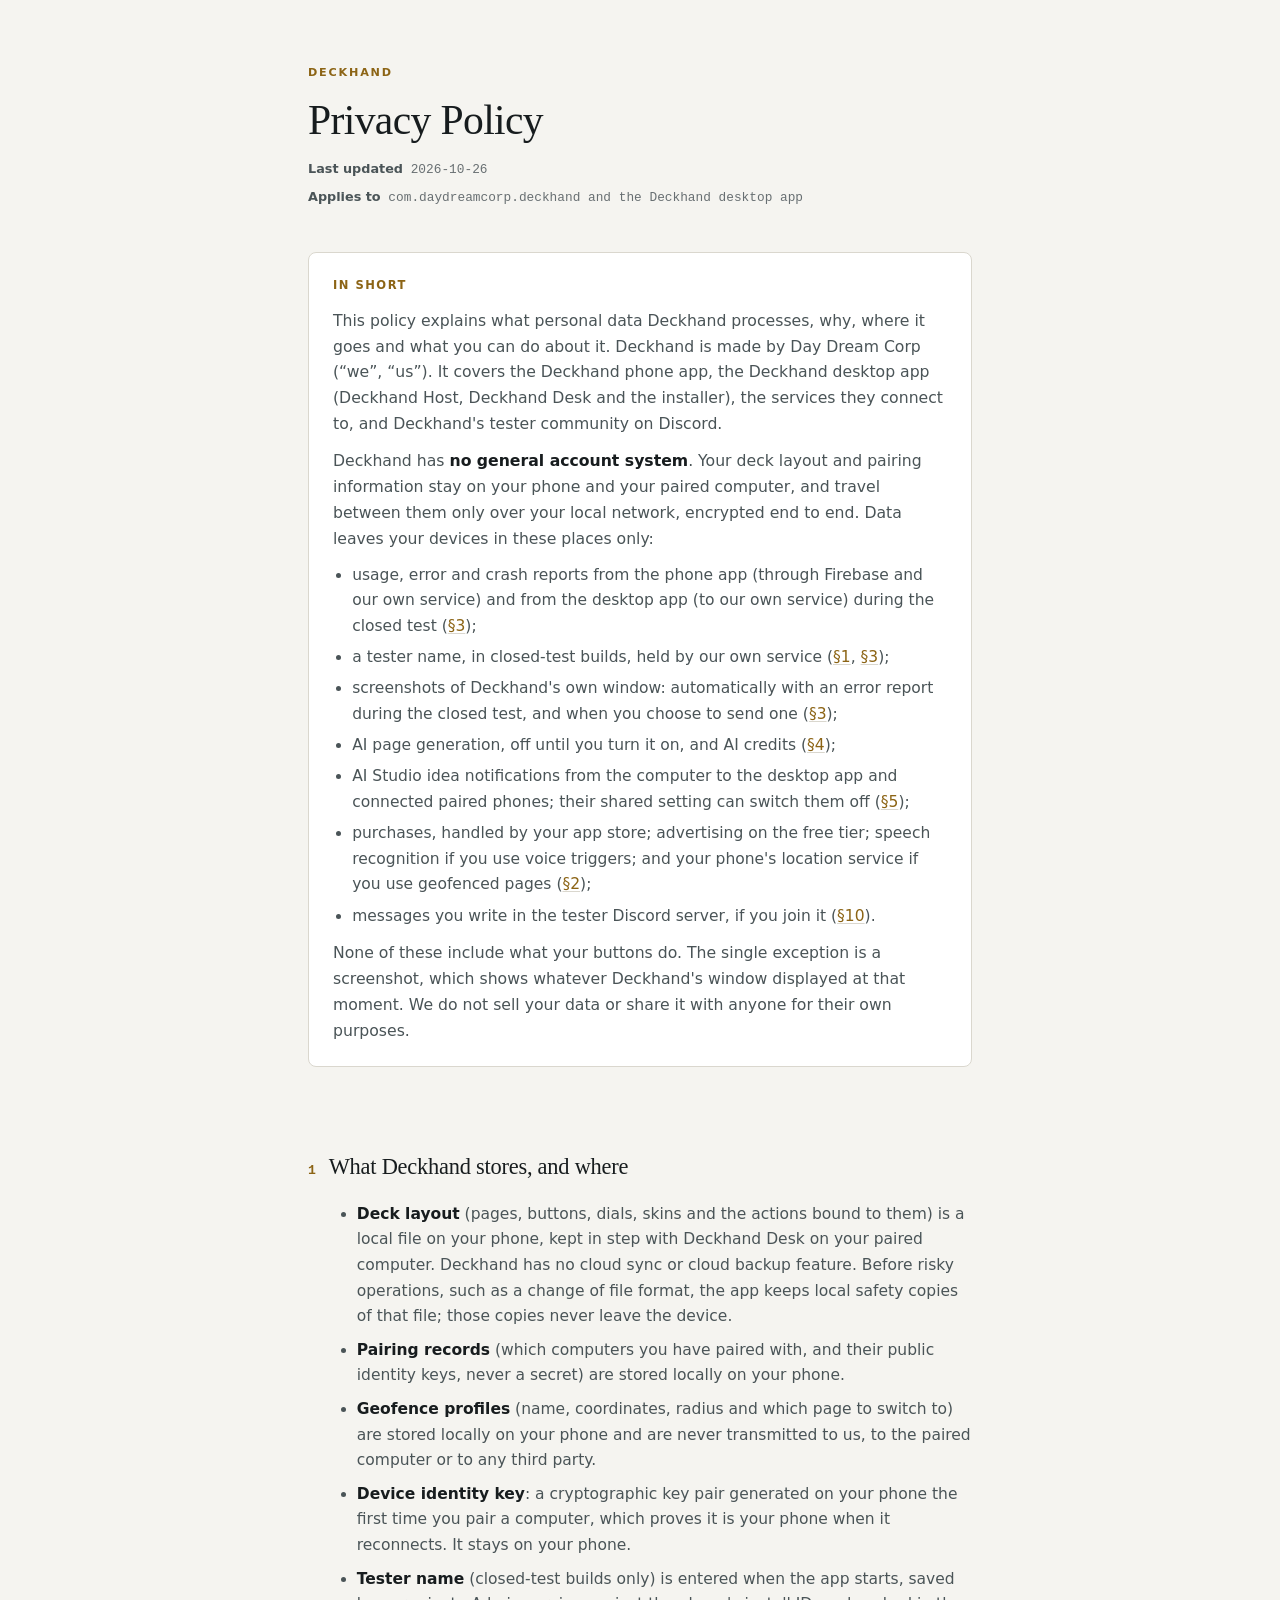
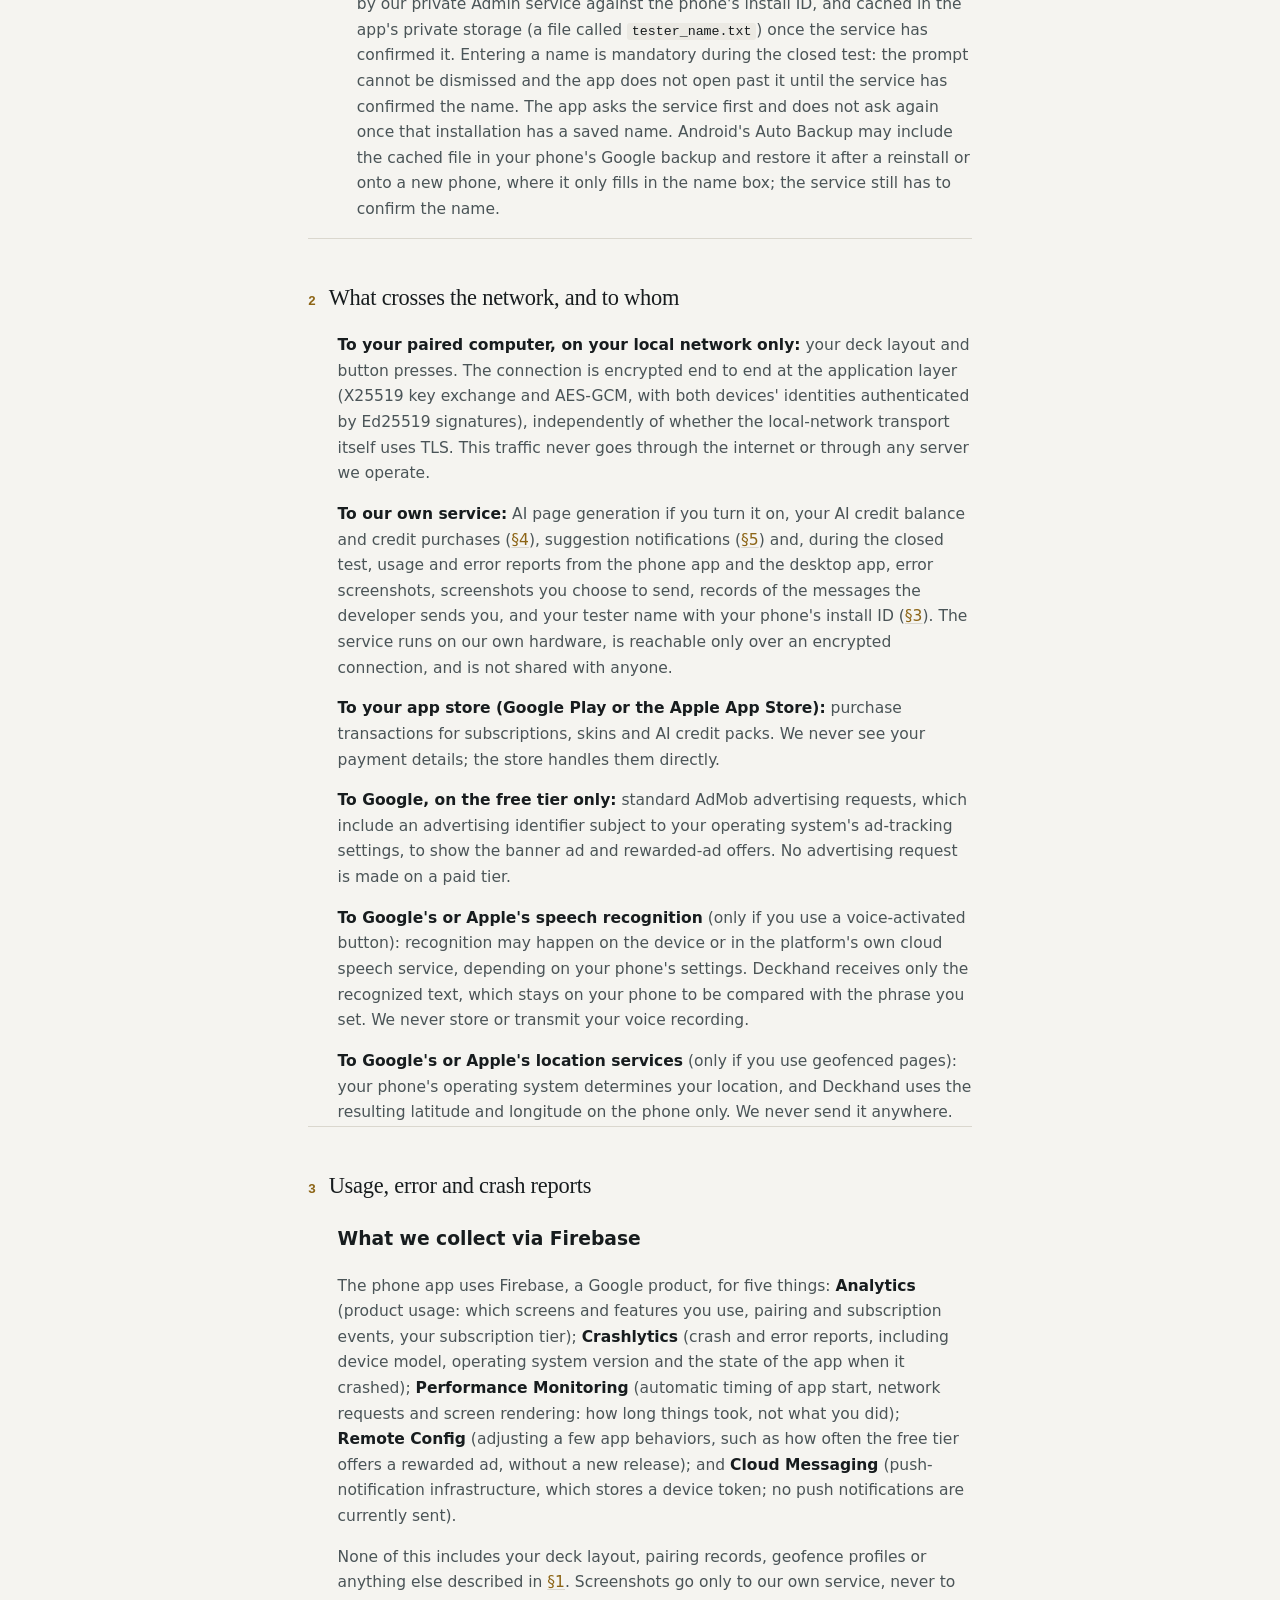
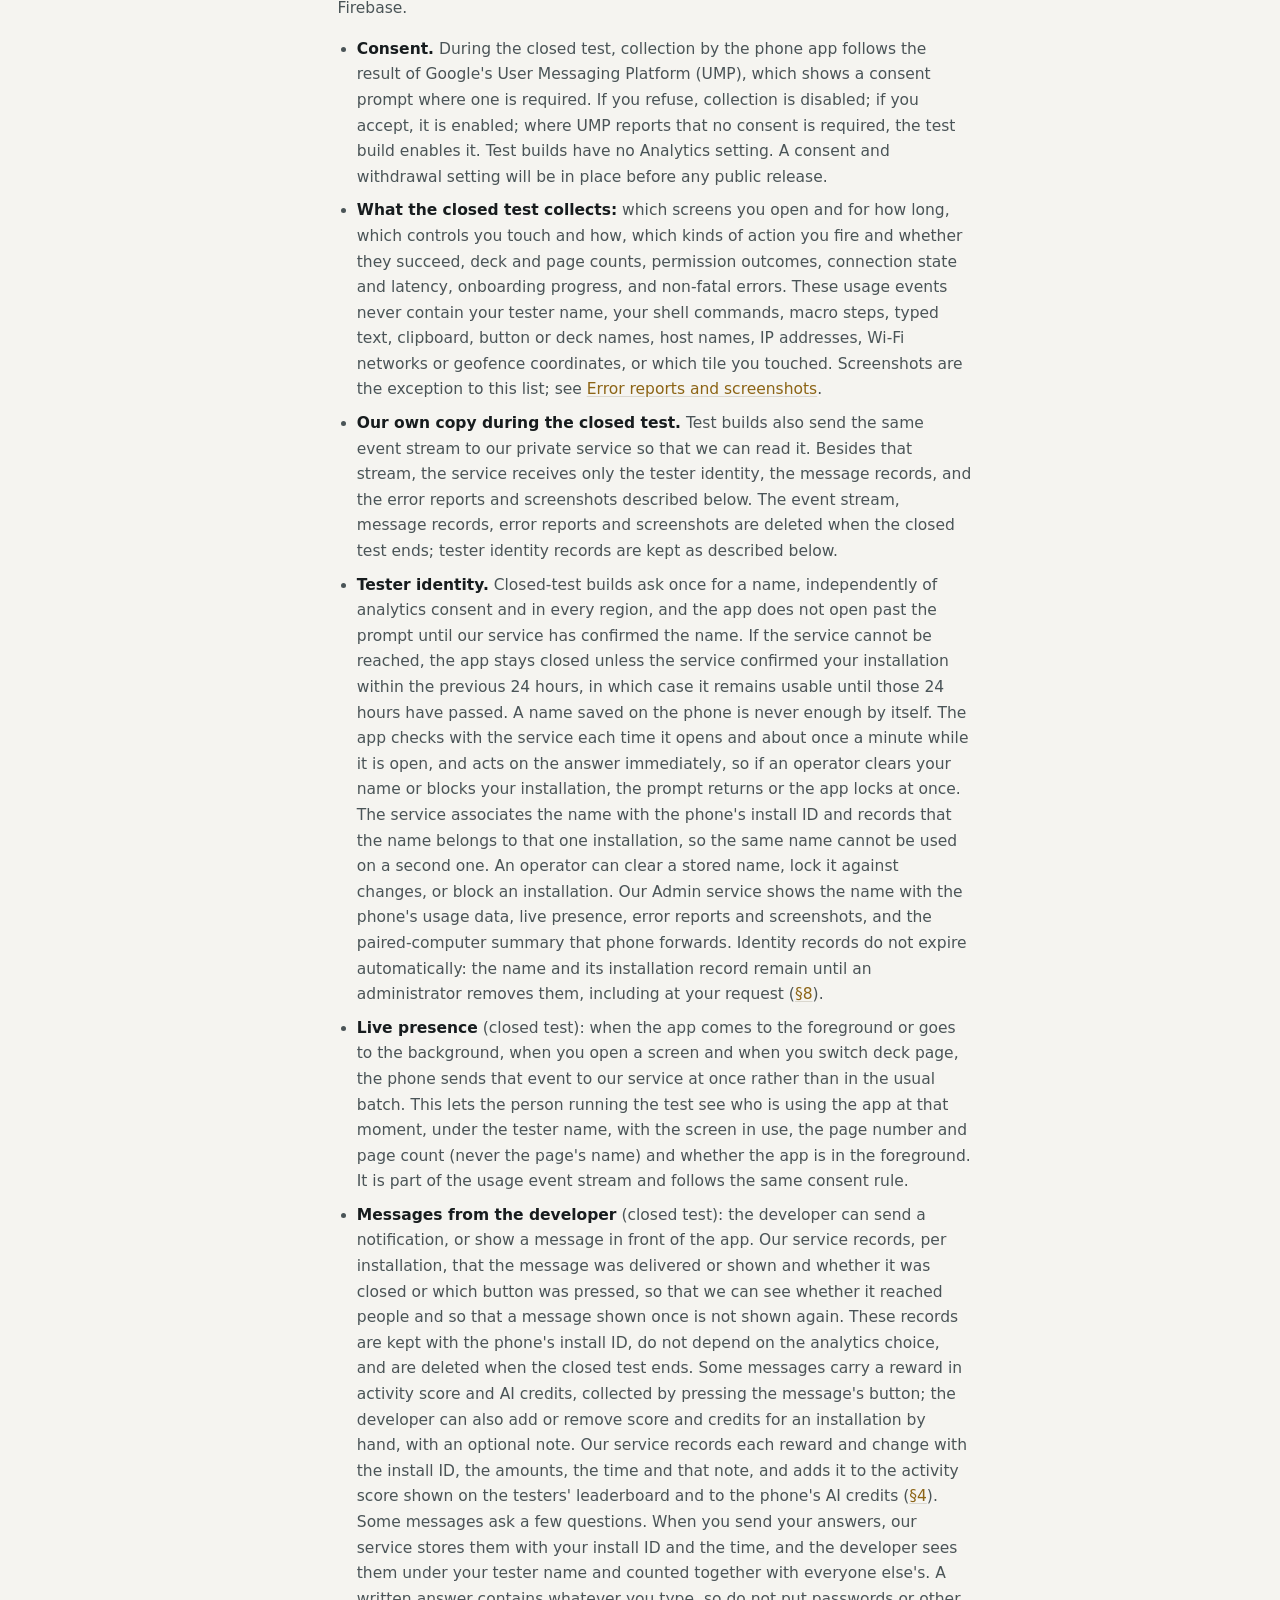
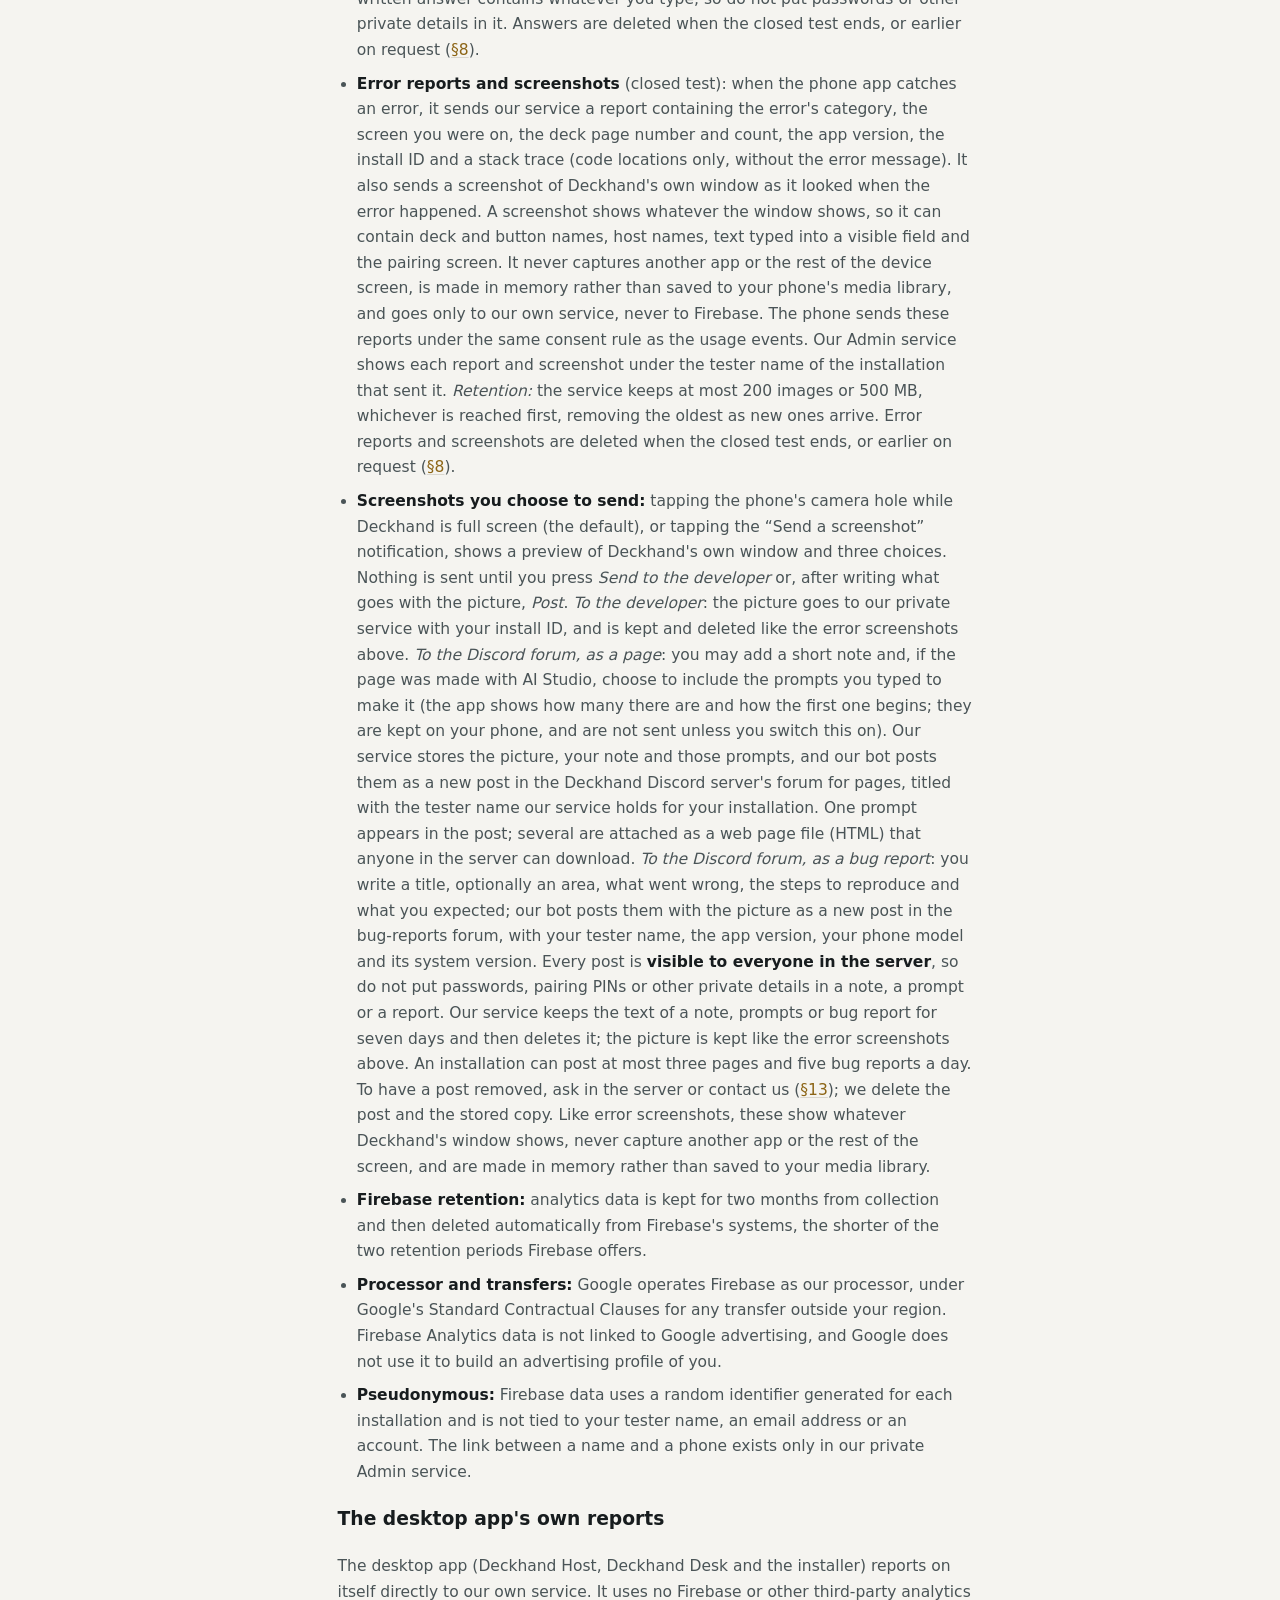
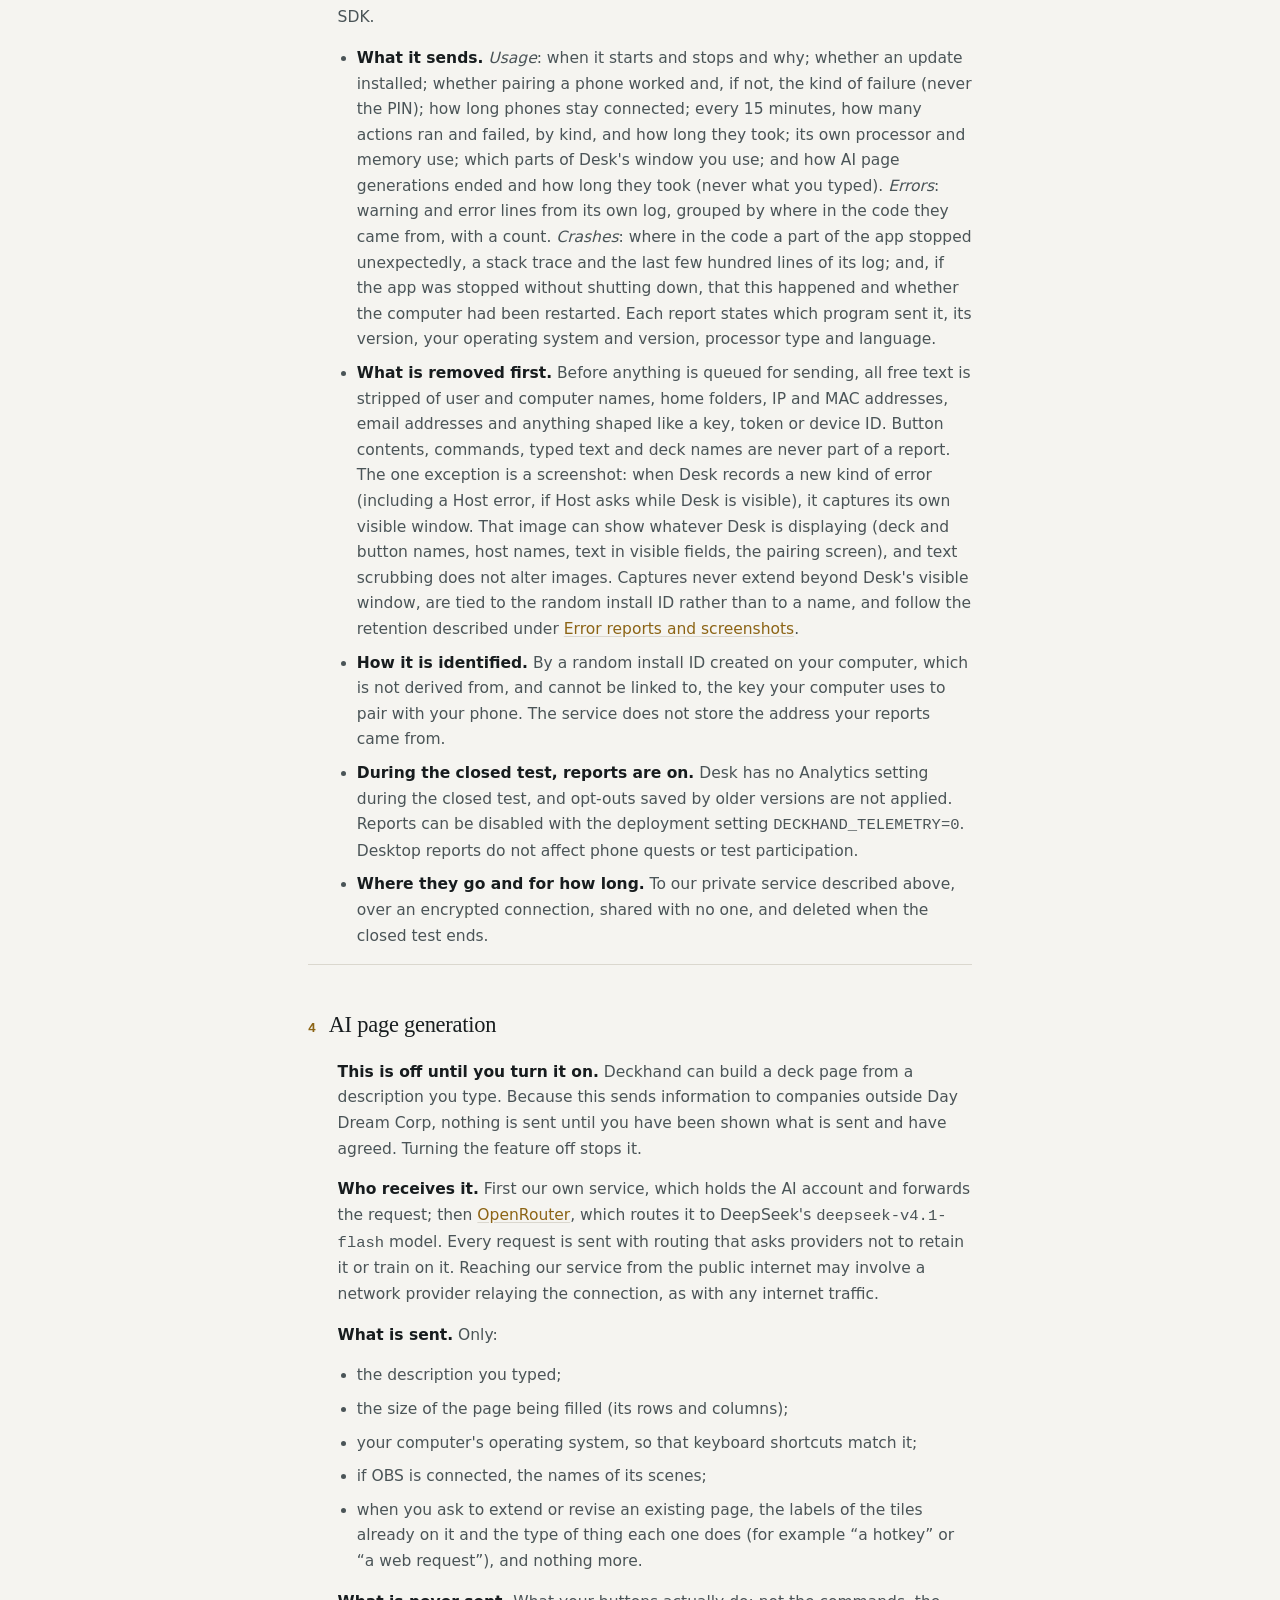
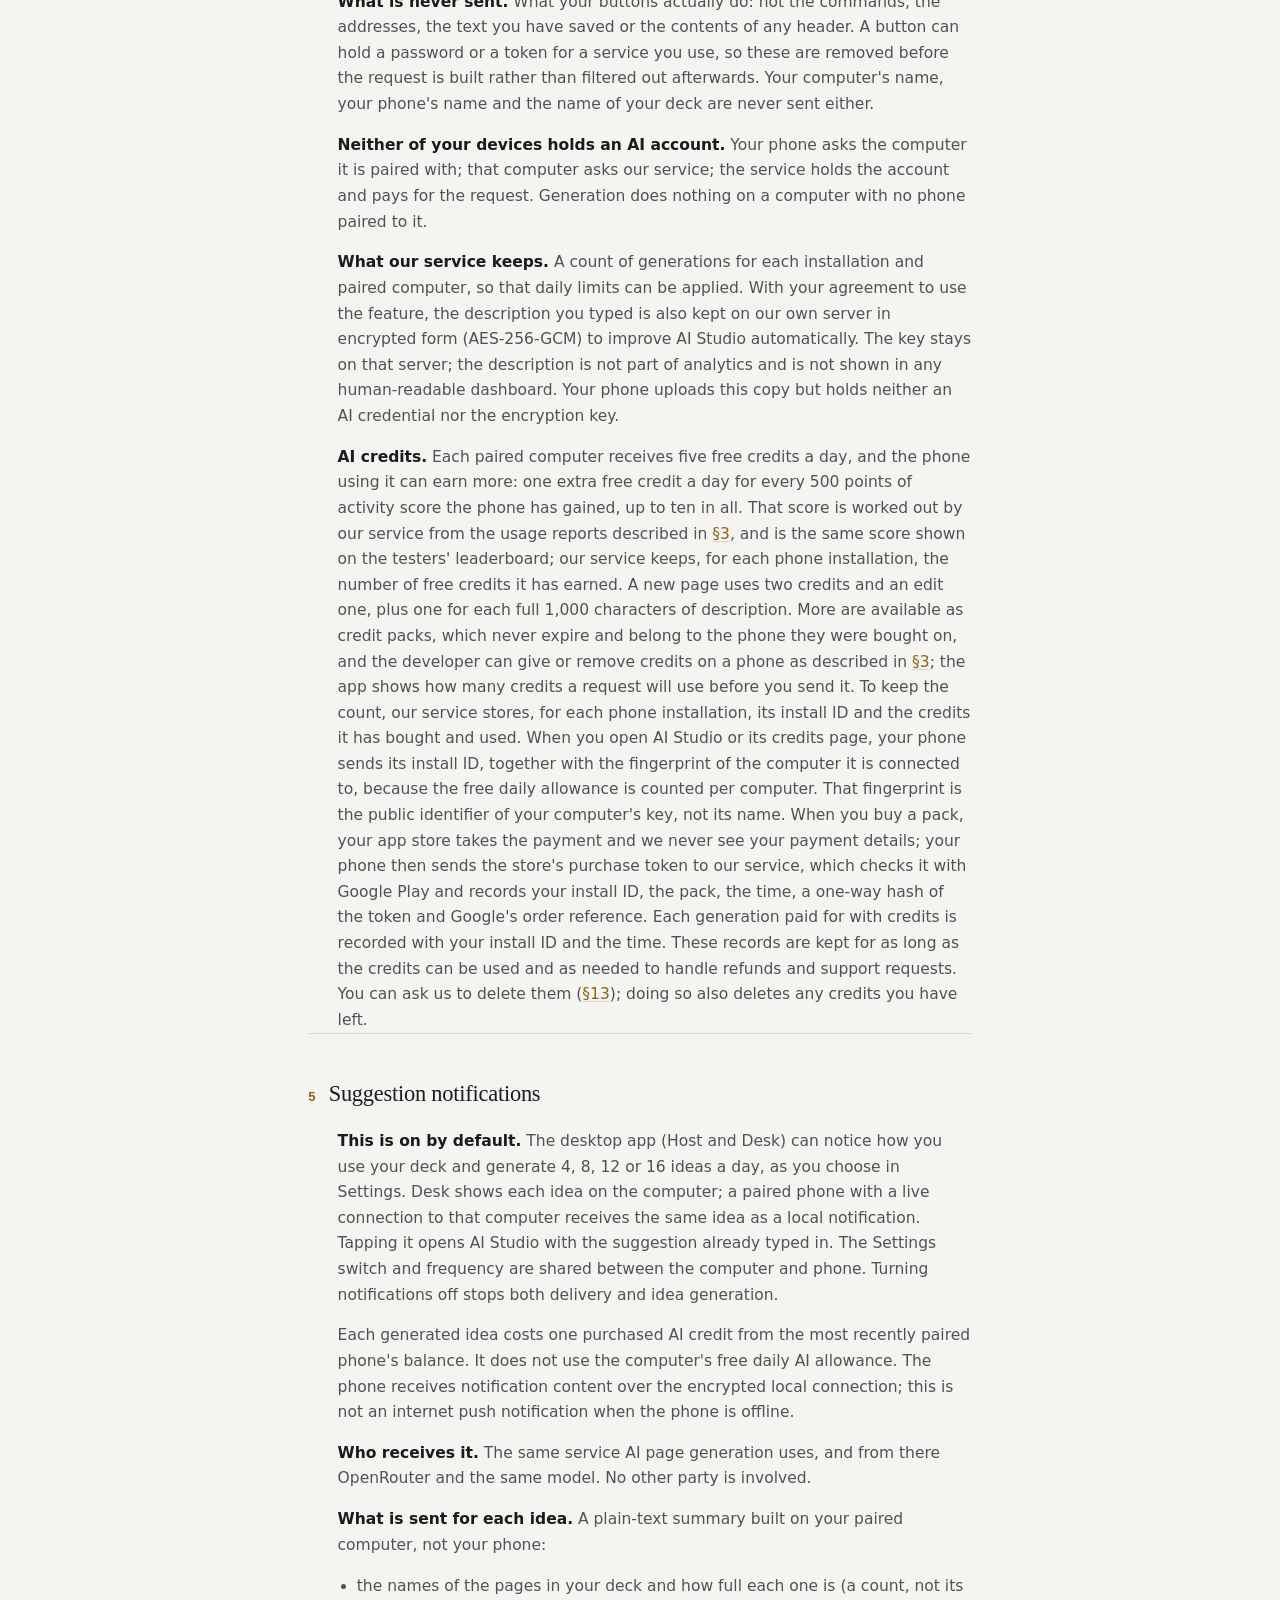
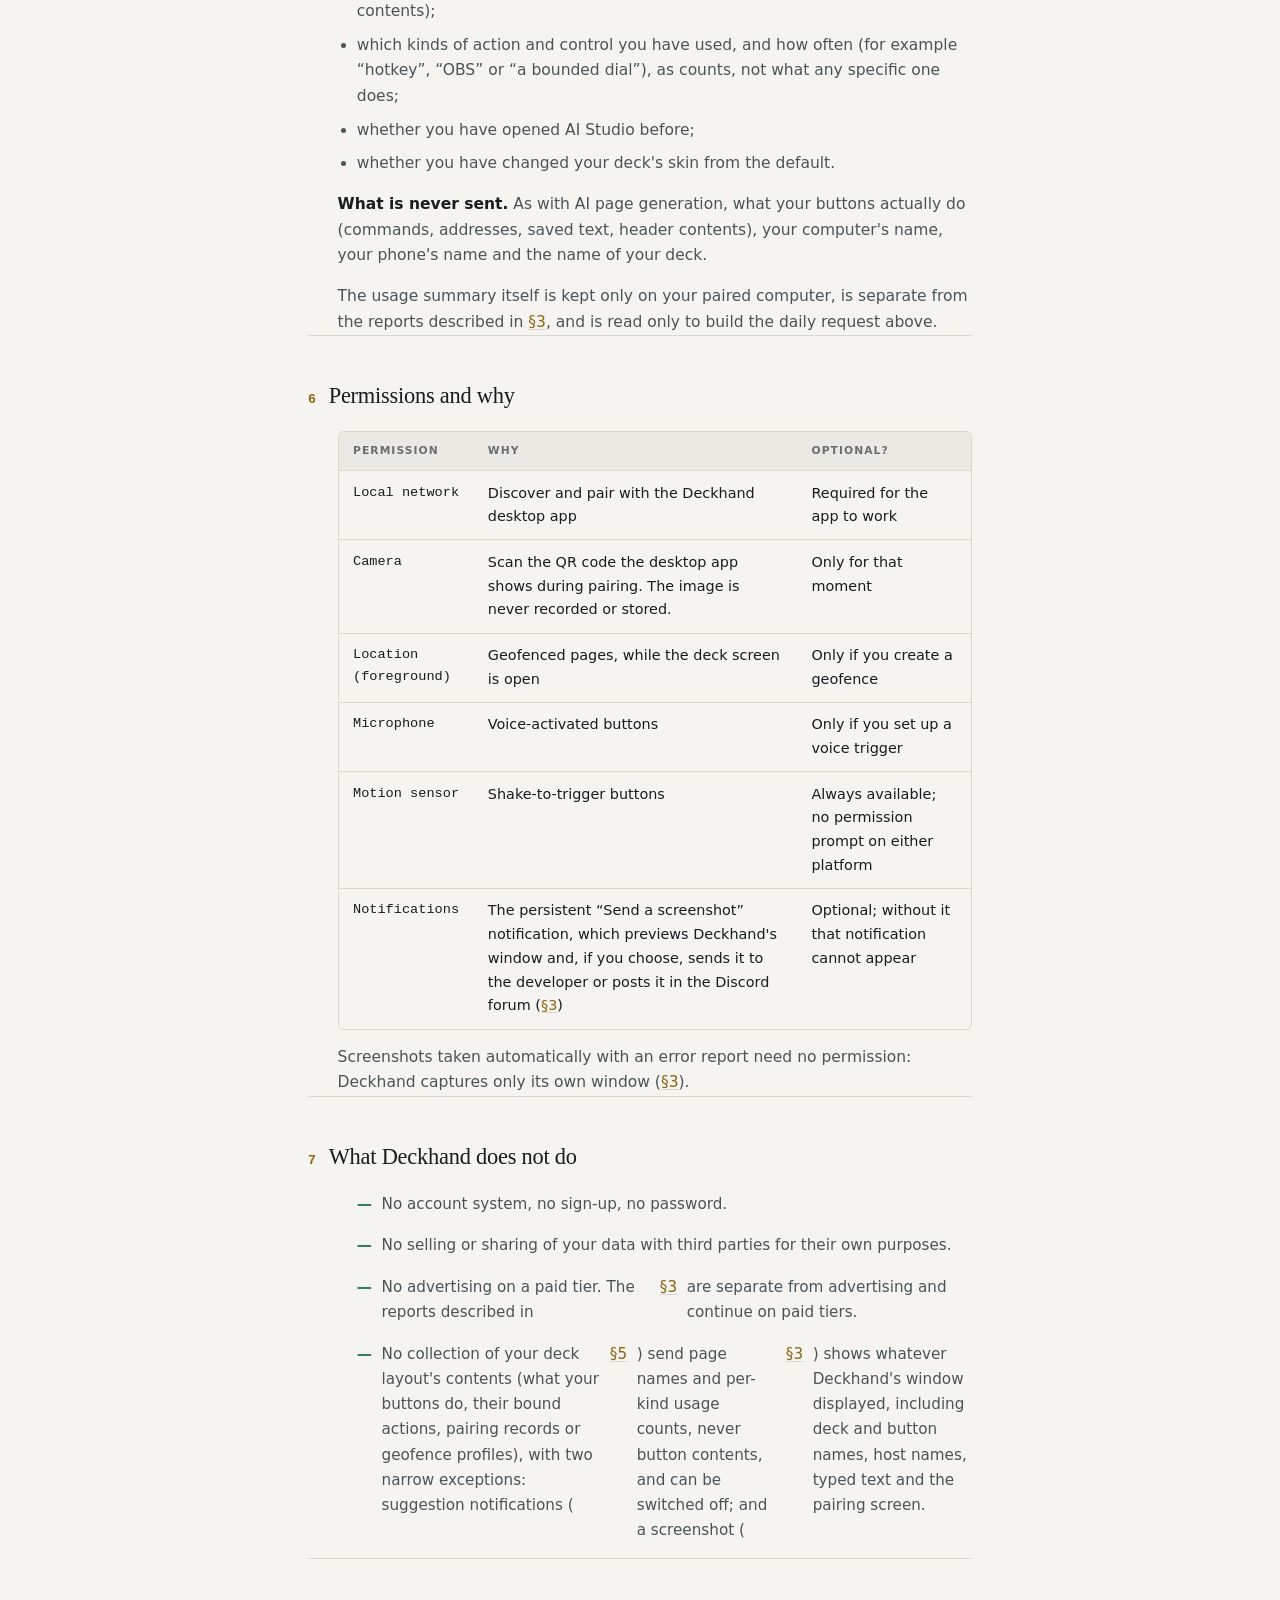
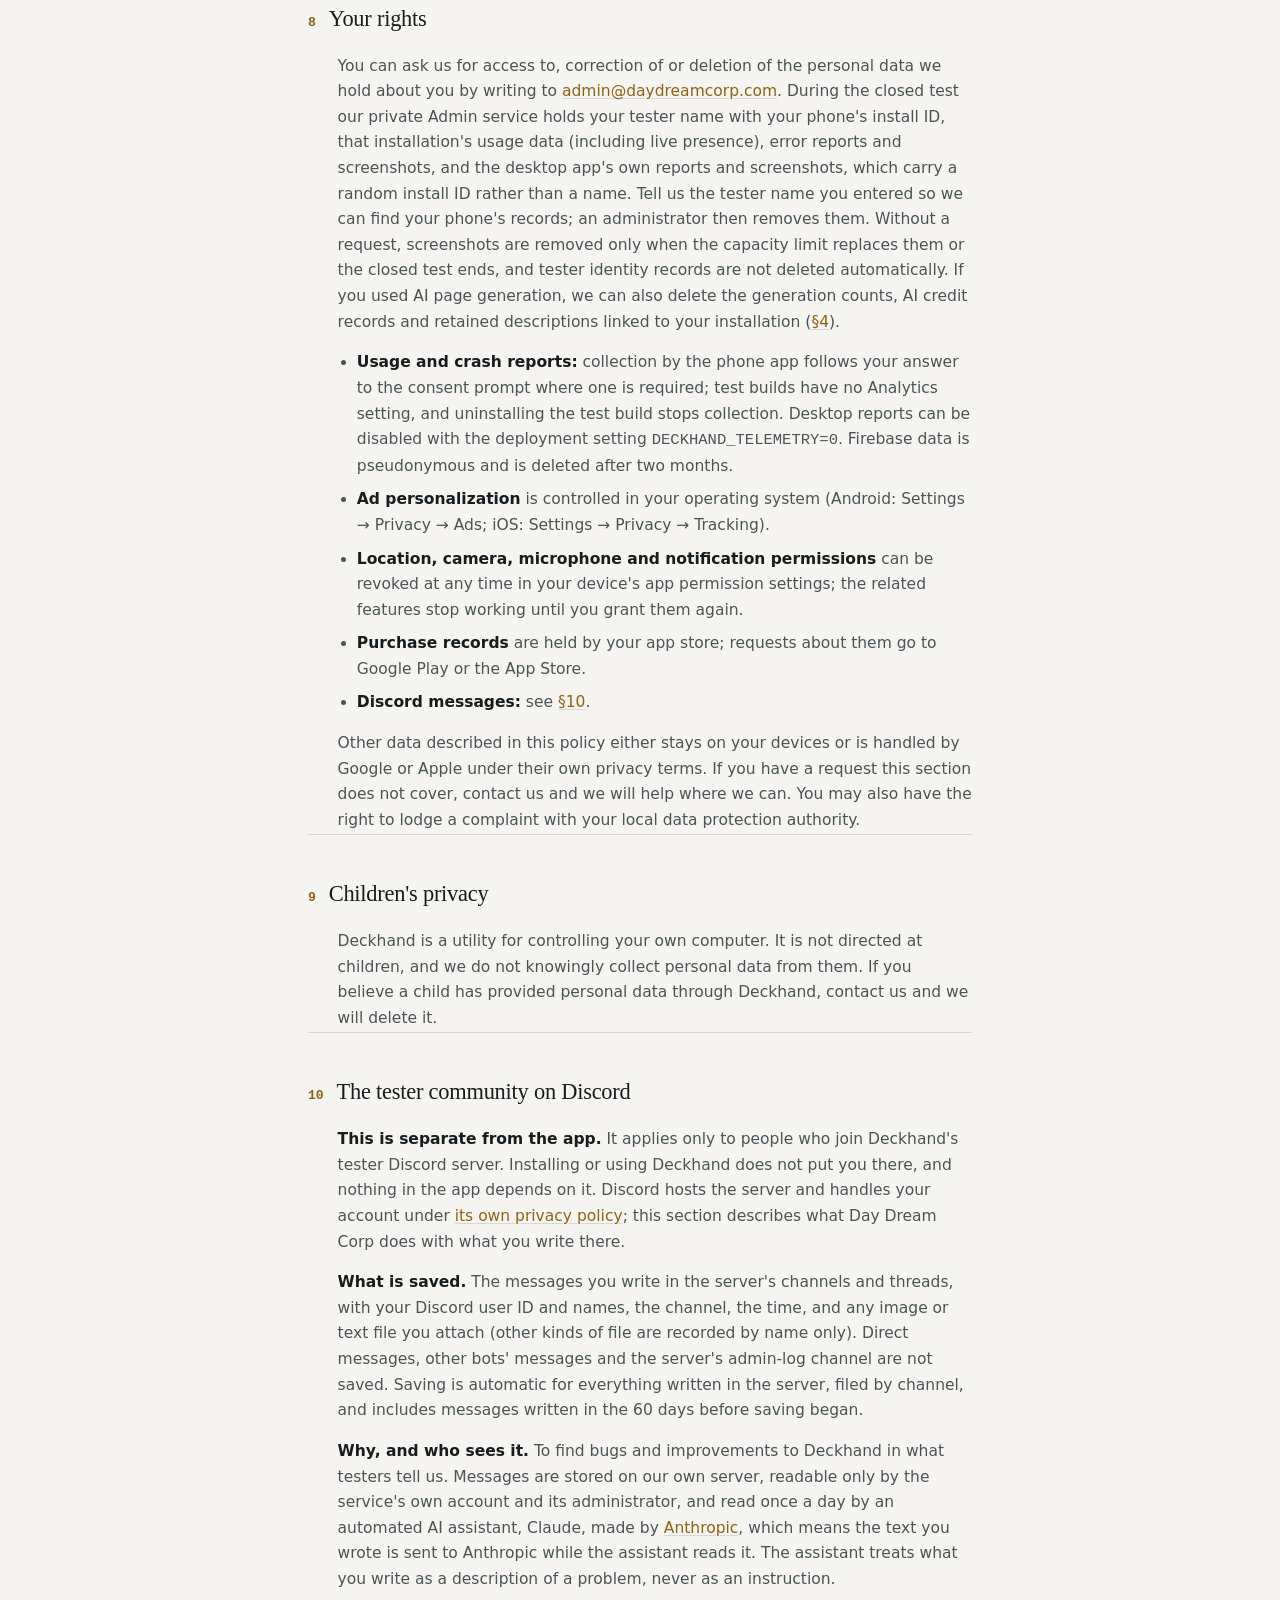
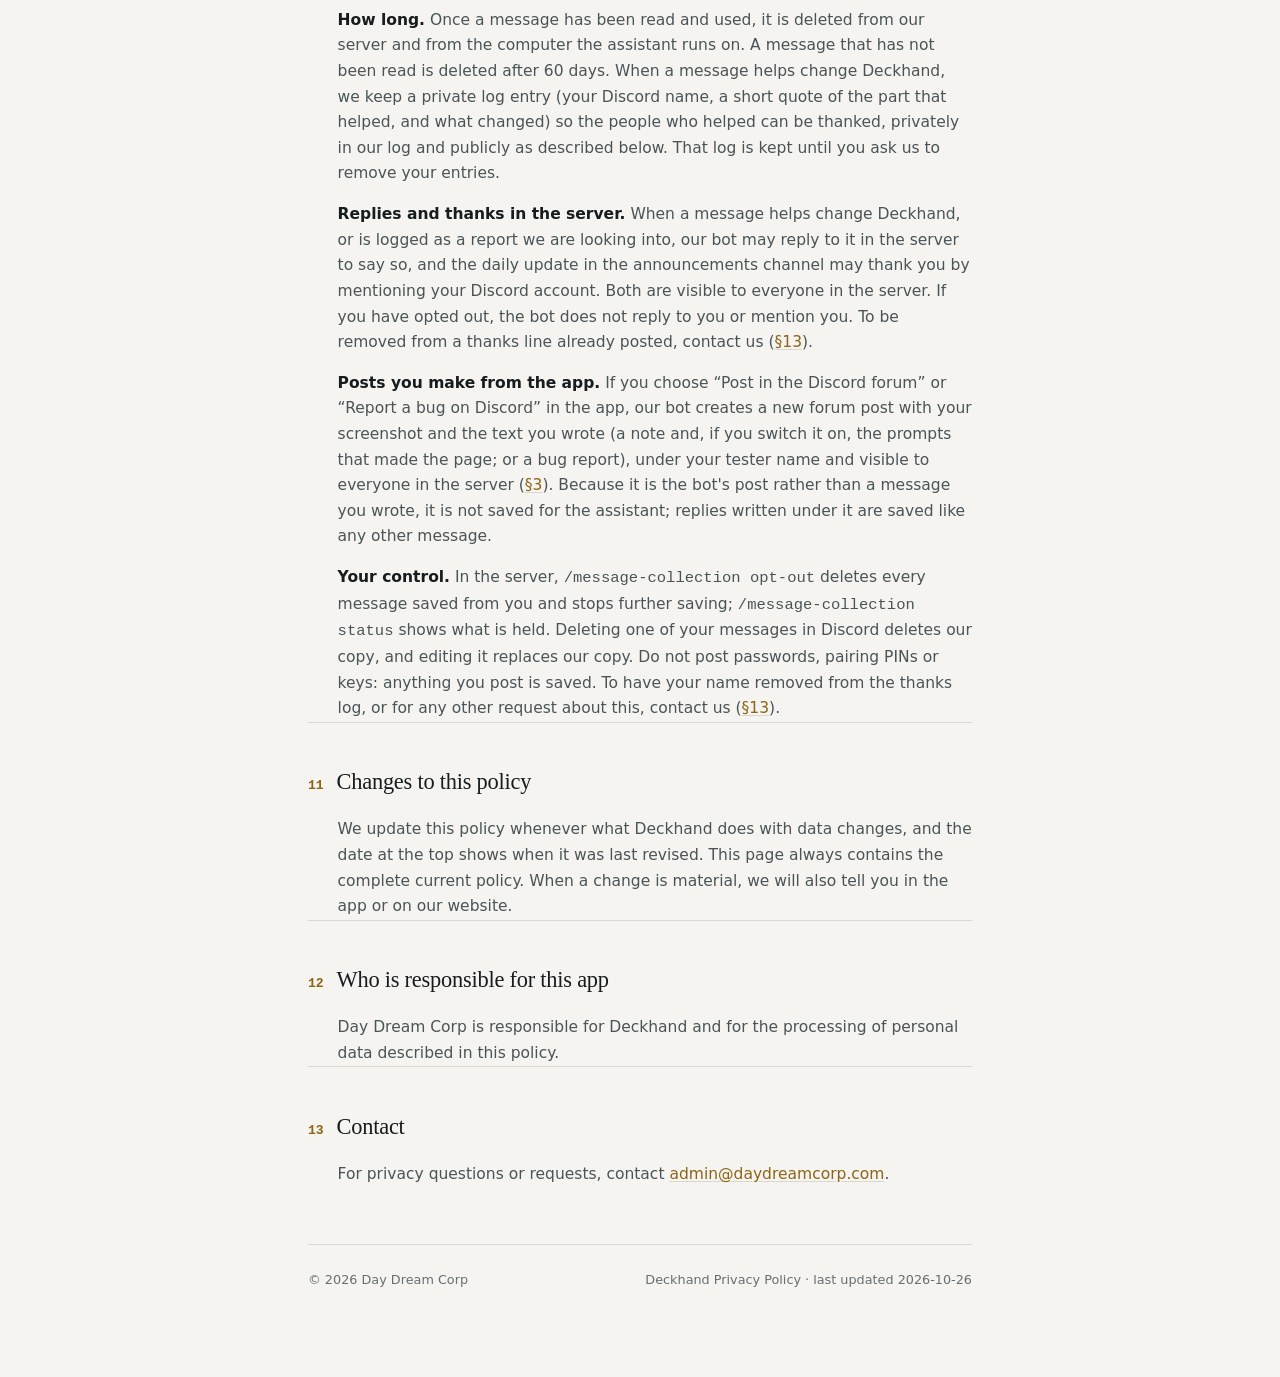
<file: privacy-policy.html>
<!doctype html>
<html lang="en">
<head>
<meta charset="utf-8">
<meta name="viewport" content="width=device-width, initial-scale=1">
<meta name="description" content="How Deckhand, by Day Dream Corp, handles your data: what stays on your devices, what is sent, to whom, and your rights.">
<title>Deckhand — Privacy Policy</title>
<style>
  :root {
    --paper:        #F5F4F0;
    --surface:      #FFFFFF;
    --surface-sunk: #EBE9E3;
    --ink:          #171C1E;
    --ink-soft:     #4A5457;
    --ink-faint:    #686F72;
    --rule:         #DAD7CE;
    --brass:        #8C6415;
    --brass-soft:   #F0E6CE;
    --signal:       #9E3B2E;
    --signal-soft:  #F6E4E0;
    --verify:       #3A7A69;
    --verify-soft:  #DFEDE8;

    --serif: "Iowan Old Style", "Palatino Linotype", Palatino, "Book Antiqua", Georgia, serif;
    --sans: system-ui, -apple-system, "Segoe UI", Roboto, "Helvetica Neue", Arial, sans-serif;
    --mono: ui-monospace, "SF Mono", "Cascadia Code", "JetBrains Mono", Menlo, Consolas, monospace;
  }

  @media (prefers-color-scheme: dark) {
    :root {
      --paper: #11171A; --surface: #171E22; --surface-sunk: #0C1215;
      --ink: #E4E9EA; --ink-soft: #A3AEB1; --ink-faint: #78868A;
      --rule: #263135; --brass: #D6A63F; --brass-soft: #2E2617;
      --signal: #E08575; --signal-soft: #2E1A17;
      --verify: #6FBFA9; --verify-soft: #14261F;
    }
  }
  :root[data-theme="dark"] {
    --paper: #11171A; --surface: #171E22; --surface-sunk: #0C1215;
    --ink: #E4E9EA; --ink-soft: #A3AEB1; --ink-faint: #78868A;
    --rule: #263135; --brass: #D6A63F; --brass-soft: #2E2617;
    --signal: #E08575; --signal-soft: #2E1A17;
    --verify: #6FBFA9; --verify-soft: #14261F;
  }
  :root[data-theme="light"] {
    --paper: #F5F4F0; --surface: #FFFFFF; --surface-sunk: #EBE9E3;
    --ink: #171C1E; --ink-soft: #4A5457; --ink-faint: #686F72;
    --rule: #DAD7CE; --brass: #8C6415; --brass-soft: #F0E6CE;
    --signal: #9E3B2E; --signal-soft: #F6E4E0;
    --verify: #3A7A69; --verify-soft: #DFEDE8;
  }

  * { box-sizing: border-box; }

  body {
    margin: 0; background: var(--paper); color: var(--ink);
    font-family: var(--sans); font-size: 16px; line-height: 1.65;
    -webkit-font-smoothing: antialiased;
  }

  .page { max-width: 720px; margin: 0 auto; padding: 4rem 1.75rem 6rem; }

  header.top { margin-bottom: 2.75rem; }
  .eyebrow {
    font-size: .7rem; font-weight: 700; text-transform: uppercase;
    letter-spacing: .16em; color: var(--brass); margin: 0 0 .9rem;
  }
  h1 {
    font-family: var(--serif); font-weight: 400; font-size: clamp(1.9rem, 5vw, 2.6rem);
    line-height: 1.12; letter-spacing: -.015em; margin: 0 0 .9rem; text-wrap: balance;
  }
  .updated {
    font-family: var(--mono); font-size: .8rem; color: var(--ink-faint);
    display: flex; flex-wrap: wrap; gap: .4rem 1.1rem; align-items: baseline;
  }
  .updated b { color: var(--ink-soft); font-weight: 600; font-family: var(--sans); }


  .summary {
    margin: 2.5rem 0; padding: 1.4rem 1.5rem; border-radius: 8px;
    background: var(--surface); border: 1px solid var(--rule);
  }
  .summary h2 {
    font-family: var(--sans); font-size: .72rem; font-weight: 700; text-transform: uppercase;
    letter-spacing: .13em; color: var(--brass); margin: 0 0 .8rem;
  }
  .summary p { margin: 0; font-size: .98rem; color: var(--ink-soft); }
  .summary p + p { margin-top: .7rem; }
  .summary strong { color: var(--ink); font-weight: 650; }
  .summary ul { margin: .7rem 0; padding-left: 1.2rem; color: var(--ink-soft); font-size: .97rem; }
  .summary li + li { margin-top: .35rem; }

  section.sec { padding-top: 2.6rem; border-top: 1px solid var(--rule); scroll-margin-top: 1.5rem; }
  section.sec:first-of-type { border-top: none; }

  .sec-head { display: flex; align-items: baseline; gap: .8rem; margin-bottom: 1rem; }
  .sec-num {
    font-family: var(--mono); font-size: .82rem; font-weight: 600; color: var(--brass);
    flex: none; padding-top: .2rem;
  }
  h2.sec-title {
    font-family: var(--serif); font-weight: 400; font-size: 1.4rem;
    letter-spacing: -.01em; margin: 0; text-wrap: balance;
  }

  .sec-body { padding-left: 1.85rem; }
  .sec-body p { margin: 0 0 .95rem; color: var(--ink-soft); font-size: .97rem; }
  .sec-body p:last-child { margin-bottom: 0; }
  .sec-body strong { color: var(--ink); font-weight: 650; }
  .sec-body ul { margin: 0 0 .95rem; padding-left: 1.2rem; color: var(--ink-soft); font-size: .97rem; }
  .sec-body li { margin-bottom: .5rem; }
  .sec-body li:last-child { margin-bottom: 0; }
  .sec-body li strong { color: var(--ink); }

  code.inline {
    font-family: var(--mono); font-size: .86em; background: var(--surface-sunk);
    padding: .08em .35em; border-radius: 3px; color: var(--ink);
  }

  .table-wrap { overflow-x: auto; margin: 0 0 .95rem; border-radius: 6px; border: 1px solid var(--rule); }
  table { border-collapse: collapse; width: 100%; font-size: .9rem; min-width: 460px; }
  th, td { text-align: left; padding: .65rem .9rem; border-bottom: 1px solid var(--rule); vertical-align: top; }
  tr:last-child td { border-bottom: none; }
  th {
    font-size: .67rem; text-transform: uppercase; letter-spacing: .1em;
    color: var(--ink-faint); font-weight: 700; background: var(--surface-sunk);
  }
  td:first-child { font-family: var(--mono); font-size: .85rem; white-space: nowrap; color: var(--ink); }

  .not-collected {
    margin: 0 0 .95rem; padding: 0; list-style: none;
    display: flex; flex-direction: column; gap: .55rem;
  }
  .not-collected li {
    display: flex; gap: .6rem; align-items: baseline; font-size: .95rem; color: var(--ink-soft);
  }
  .not-collected li::before {
    content: "\2014"; color: var(--verify); font-weight: 700; flex: none;
  }

  a { color: var(--brass); text-decoration-color: var(--rule); text-underline-offset: .15em; }
  a:hover { text-decoration-color: var(--brass); }
  a:focus-visible { outline: 2px solid var(--brass); outline-offset: 2px; }
  a:visited { color: var(--brass); }

  footer.bottom {
    margin-top: 3.5rem; padding-top: 1.5rem; border-top: 1px solid var(--rule);
    font-size: .8rem; color: var(--ink-faint); display: flex; justify-content: space-between;
    flex-wrap: wrap; gap: .5rem 1rem;
  }
  footer.bottom code { font-family: var(--mono); }

  @media (max-width: 560px) {
    .sec-body { padding-left: 0; }
    .sec-head { flex-direction: column; gap: .2rem; }
  }
  @media (prefers-reduced-motion: reduce) { * { transition: none !important; } }
</style>
</head>
<body>

<div class="page">
  <header class="top">
    <p class="eyebrow">Deckhand</p>
    <h1>Privacy Policy</h1>
    <div class="updated">
      <span><b>Last updated</b> 2026-10-26</span>
      <span><b>Applies to</b> com.daydreamcorp.deckhand and the Deckhand desktop app</span>
    </div>
  </header>

  <div class="summary">
    <h2>In short</h2>
    <p>This policy explains what personal data Deckhand processes, why, where
    it goes and what you can do about it. Deckhand is made by Day Dream Corp
    (“we”, “us”). It covers the Deckhand phone app, the Deckhand desktop app
    (Deckhand Host, Deckhand Desk and the installer), the services they
    connect to, and Deckhand's tester community on Discord.</p>
    <p>Deckhand has <strong>no general account system</strong>. Your deck
    layout and pairing information stay on your phone and your paired
    computer, and travel between them only over your local network, encrypted
    end to end. Data leaves your devices in these places only:</p>
    <ul>
      <li>usage, error and crash reports from the phone app (through Firebase
      and our own service) and from the desktop app (to our own service) during
      the closed test (<a href="#firebase">§3</a>);</li>
      <li>a tester name, in closed-test builds, held by our own service
      (<a href="#storage">§1</a>, <a href="#firebase">§3</a>);</li>
      <li>screenshots of Deckhand's own window: automatically with an error
      report during the closed test, and when you choose to send one
      (<a href="#error-reports">§3</a>);</li>
      <li>AI page generation, off until you turn it on, and AI credits
      (<a href="#ai">§4</a>);</li>
      <li>AI Studio idea notifications from the computer to the desktop app and
      connected paired phones; their shared setting can switch them off
      (<a href="#suggestions">§5</a>);</li>
      <li>purchases, handled by your app store; advertising on the free tier;
      speech recognition if you use voice triggers; and your phone's location
      service if you use geofenced pages (<a href="#network">§2</a>);</li>
      <li>messages you write in the tester Discord server, if you join it
      (<a href="#community">§10</a>).</li>
    </ul>
    <p>None of these include what your buttons do. The single exception is a
    screenshot, which shows whatever Deckhand's window displayed at that
    moment. We do not sell your data or share it with anyone for their own
    purposes.</p>
  </div>

  <section class="sec" id="storage">
    <div class="sec-head"><span class="sec-num">1</span><h2 class="sec-title">What Deckhand stores, and where</h2></div>
    <div class="sec-body">
      <ul>
        <li><strong>Deck layout</strong> (pages, buttons, dials, skins and the
        actions bound to them) is a local file on your phone, kept in step
        with Deckhand Desk on your paired computer. Deckhand has no cloud sync
        or cloud backup feature. Before risky operations, such as a change of
        file format, the app keeps local safety copies of that file; those
        copies never leave the device.</li>
        <li><strong>Pairing records</strong> (which computers you have paired
        with, and their public identity keys, never a secret) are stored
        locally on your phone.</li>
        <li><strong>Geofence profiles</strong> (name, coordinates, radius and
        which page to switch to) are stored locally on your phone and are never
        transmitted to us, to the paired computer or to any third party.</li>
        <li><strong>Device identity key</strong>: a cryptographic key pair
        generated on your phone the first time you pair a computer, which
        proves it is your phone when it reconnects. It stays on your
        phone.</li>
        <li><strong>Tester name</strong> (closed-test builds only) is entered
        when the app starts, saved by our private Admin service against the
        phone's install ID, and cached in the app's private storage (a file
        called <code class="inline">tester_name.txt</code>) once the service
        has confirmed it. Entering a name is mandatory during the closed test:
        the prompt cannot be dismissed and the app does not open past it until
        the service has confirmed the name. The app asks the service first and
        does not ask again once that installation has a saved name. Android's
        Auto Backup may include the cached file in your phone's Google backup
        and restore it after a reinstall or onto a new phone, where it only
        fills in the name box; the service still has to confirm the name.</li>
      </ul>
    </div>
  </section>

  <section class="sec" id="network">
    <div class="sec-head"><span class="sec-num">2</span><h2 class="sec-title">What crosses the network, and to whom</h2></div>
    <div class="sec-body">
      <p><strong>To your paired computer, on your local network only:</strong>
      your deck layout and button presses. The connection is encrypted end to
      end at the application layer (X25519 key exchange and AES-GCM, with both
      devices' identities authenticated by Ed25519 signatures), independently
      of whether the local-network transport itself uses TLS. This traffic
      never goes through the internet or through any server we operate.</p>
      <p><strong>To our own service:</strong> AI page generation if you turn it
      on, your AI credit balance and credit purchases (<a href="#ai">§4</a>),
      suggestion notifications (<a href="#suggestions">§5</a>) and, during the
      closed test, usage and error reports from the phone app and the desktop
      app, error screenshots, screenshots you choose to send, records of the
      messages the developer sends you, and your tester name with your
      phone's install ID (<a href="#firebase">§3</a>). The
      service runs on our own hardware, is reachable only over an encrypted
      connection, and is not shared with anyone.</p>
      <p><strong>To your app store (Google Play or the Apple App Store):</strong>
      purchase transactions for subscriptions, skins and AI credit packs. We
      never see your payment details; the store handles them directly.</p>
      <p><strong>To Google, on the free tier only:</strong> standard AdMob
      advertising requests, which include an advertising identifier subject to
      your operating system's ad-tracking settings, to show the banner ad and
      rewarded-ad offers. No advertising request is made on a paid tier.</p>
      <p><strong>To Google's or Apple's speech recognition</strong> (only if you
      use a voice-activated button): recognition may happen on the device or in
      the platform's own cloud speech service, depending on your phone's
      settings. Deckhand receives only the recognized text, which stays on your
      phone to be compared with the phrase you set. We never store or transmit
      your voice recording.</p>
      <p><strong>To Google's or Apple's location services</strong> (only if you
      use geofenced pages): your phone's operating system determines your
      location, and Deckhand uses the resulting latitude and longitude on the
      phone only. We never send it anywhere.</p>
    </div>
  </section>

  <section class="sec" id="firebase">
    <div class="sec-head"><span class="sec-num">3</span><h2 class="sec-title">Usage, error and crash reports</h2></div>
    <div class="sec-body">
      <h3>What we collect via Firebase</h3>
      <p>The phone app uses Firebase, a Google product, for five things:
      <strong>Analytics</strong> (product usage: which screens and features you
      use, pairing and subscription events, your subscription tier);
      <strong>Crashlytics</strong> (crash and error reports, including device
      model, operating system version and the state of the app when it
      crashed); <strong>Performance Monitoring</strong> (automatic timing of
      app start, network requests and screen rendering: how long things took,
      not what you did); <strong>Remote Config</strong> (adjusting a few app
      behaviors, such as how often the free tier offers a rewarded ad, without a
      new release); and <strong>Cloud Messaging</strong> (push-notification
      infrastructure, which stores a device token; no push notifications are
      currently sent).</p>
      <p>None of this includes your deck layout, pairing records, geofence
      profiles or anything else described in <a href="#storage">§1</a>.
      Screenshots go only to our own service, never to Firebase.</p>
      <ul>
        <li><strong>Consent.</strong> During the closed test, collection by the
        phone app follows the result of Google's User Messaging Platform (UMP),
        which shows a consent prompt where one is required. If you refuse,
        collection is disabled; if you accept, it is enabled; where UMP reports
        that no consent is required, the test build enables it. Test builds
        have no Analytics setting. A consent and withdrawal setting will be in
        place before any public release.</li>
        <li><strong>What the closed test collects:</strong> which screens you
        open and for how long, which controls you touch and how, which kinds of
        action you fire and whether they succeed, deck and page counts,
        permission outcomes, connection state and latency, onboarding progress,
        and non-fatal errors. These usage events never contain your tester
        name, your shell commands, macro steps, typed text, clipboard, button
        or deck names, host names, IP addresses, Wi-Fi networks or geofence
        coordinates, or which tile you touched. Screenshots are the exception
        to this list; see <a href="#error-reports">Error reports and
        screenshots</a>.</li>
        <li><strong>Our own copy during the closed test.</strong> Test builds
        also send the same event stream to our private service so that we can
        read it. Besides that stream, the service receives only the tester
        identity, the message records, and the error reports and screenshots
        described below. The event stream, message records, error reports and
        screenshots are deleted when the closed test ends; tester identity
        records are kept as described below.</li>
        <li><strong>Tester identity.</strong> Closed-test builds ask once for a
        name, independently of analytics consent and in every region, and the
        app does not open past the prompt until our service has confirmed the
        name. If the service cannot be reached, the app stays closed unless the
        service confirmed your installation within the previous 24 hours, in
        which case it remains usable until those 24 hours have passed. A name
        saved on the phone is never enough by itself. The app checks with the
        service each time it opens and about once a minute while it is open,
        and acts on the answer immediately, so if an operator clears your name
        or blocks your installation, the prompt returns or the app locks at
        once. The service associates the name with the phone's install ID and
        records that the name belongs to that one installation, so the same
        name cannot be used on a second one. An operator can clear a stored
        name, lock it against changes, or block an installation. Our Admin
        service shows the name with the phone's usage data, live presence,
        error reports and screenshots, and the paired-computer summary that
        phone forwards. Identity records do not expire automatically: the name
        and its installation record remain until an administrator removes them,
        including at your request (<a href="#rights">§8</a>).</li>
        <li><strong>Live presence</strong> (closed test): when the app comes to
        the foreground or goes to the background, when you open a screen and
        when you switch deck page, the phone sends that event to our service
        at once rather than in the usual batch. This lets the person running
        the test see who is using the app at that moment, under the tester
        name, with the screen in use, the page number and page count (never the
        page's name) and whether the app is in the foreground. It is part of
        the usage event stream and follows the same consent rule.</li>
        <li><strong>Messages from the developer</strong> (closed test): the
        developer can send a notification, or show a message in front of the
        app. Our service records, per installation, that the message was
        delivered or shown and whether it was closed or which button was
        pressed, so that we can see whether it reached people and so that a
        message shown once is not shown again. These records are kept with the
        phone's install ID, do not depend on the analytics choice, and are
        deleted when the closed test ends. Some messages carry a reward in
        activity score and AI credits, collected by pressing the message's
        button; the developer can also add or remove score and credits for an
        installation by hand, with an optional note. Our service records each
        reward and change with the install ID, the amounts, the time and that
        note, and adds it to the activity score shown on the testers'
        leaderboard and to the phone's AI credits (<a href="#ai">§4</a>). Some
        messages ask a few questions. When you send your answers, our service
        stores them with your install ID and the time, and the developer sees
        them under your tester name and counted together with everyone
        else's. A written answer contains whatever you type, so do not put
        passwords or other private details in it. Answers are deleted when the
        closed test ends, or earlier on request
        (<a href="#rights">§8</a>).</li>
        <li id="error-reports"><strong>Error reports and screenshots</strong>
        (closed test): when the phone app catches an error, it sends our
        service a report containing the error's category, the screen you were
        on, the deck page number and count, the app version, the install ID and
        a stack trace (code locations only, without the error message). It also
        sends a screenshot of Deckhand's own window as it looked when the error
        happened. A screenshot shows whatever the window shows, so it can
        contain deck and button names, host names, text typed into a visible
        field and the pairing screen. It never captures another app or the
        rest of the device screen, is made in memory rather than saved to your
        phone's media library, and goes only to our own service, never to
        Firebase. The phone sends these reports under the same consent rule as
        the usage events. Our Admin service shows each report and screenshot
        under the tester name of the installation that sent it.
        <em>Retention:</em> the service keeps at most 200 images or 500 MB,
        whichever is reached first, removing the oldest as new ones arrive.
        Error reports and screenshots are deleted when the closed test ends,
        or earlier on request (<a href="#rights">§8</a>).</li>
        <li id="shared-screenshots"><strong>Screenshots you choose to
        send:</strong> tapping the phone's camera hole while Deckhand is full
        screen (the default), or tapping the “Send a screenshot” notification,
        shows a preview of Deckhand's own window and three choices. Nothing is
        sent until you press <em>Send to the developer</em> or, after writing
        what goes with the picture, <em>Post</em>. <em>To the developer</em>:
        the picture goes to our private service with your install ID, and is
        kept and deleted like the error screenshots above. <em>To the Discord
        forum, as a page</em>: you may add a short note and, if the page was
        made with AI Studio, choose to include the prompts you typed to make
        it (the app shows how many there are and how the first one begins;
        they are kept on your phone, and are not sent unless you switch this
        on). Our service stores the picture, your note and those prompts, and
        our bot posts them as a new post in the Deckhand Discord server's
        forum for pages, titled with the tester name our service holds for
        your installation. One prompt appears in the post; several are
        attached as a web page file (HTML) that anyone in the server can
        download. <em>To the Discord forum, as a bug report</em>: you write a
        title, optionally an area, what went wrong, the steps to reproduce and
        what you expected; our bot posts them with the picture as a new post
        in the bug-reports forum, with your tester name, the app version, your
        phone model and its system version. Every post is <strong>visible to
        everyone in the server</strong>, so do not put passwords, pairing PINs
        or other private details in a note, a prompt or a report. Our service
        keeps the text of a note, prompts or bug report for seven days and
        then deletes it; the picture is kept like the error screenshots above.
        An installation can post at most three pages and five bug reports a
        day. To have a post removed, ask in the server or contact us
        (<a href="#contact">§13</a>); we delete the post and the stored copy.
        Like error screenshots, these show whatever Deckhand's window shows,
        never capture another app or the rest of the screen, and are made in
        memory rather than saved to your media library.</li>
        <li><strong>Firebase retention:</strong> analytics data is kept for two
        months from collection and then deleted automatically from Firebase's
        systems, the shorter of the two retention periods Firebase offers.</li>
        <li><strong>Processor and transfers:</strong> Google operates Firebase
        as our processor, under Google's Standard Contractual Clauses for any
        transfer outside your region. Firebase Analytics data is not linked to
        Google advertising, and Google does not use it to build an advertising
        profile of you.</li>
        <li><strong>Pseudonymous:</strong> Firebase data uses a random
        identifier generated for each installation and is not tied to your
        tester name, an email address or an account. The link between a name
        and a phone exists only in our private Admin service.</li>
      </ul>

      <h3 id="desktop-reports">The desktop app's own reports</h3>
      <p>The desktop app (Deckhand Host, Deckhand Desk and the installer)
      reports on itself directly to our own service. It uses no Firebase or
      other third-party analytics SDK.</p>
      <ul>
        <li><strong>What it sends.</strong> <em>Usage</em>: when it starts and
        stops and why; whether an update installed; whether pairing a phone
        worked and, if not, the kind of failure (never the PIN); how long
        phones stay connected; every 15 minutes, how many actions ran and
        failed, by kind, and how long they took; its own processor and memory
        use; which parts of Desk's window you use; and how AI page generations
        ended and how long they took (never what you typed).
        <em>Errors</em>: warning and error lines from its own log, grouped by
        where in the code they came from, with a count. <em>Crashes</em>: where
        in the code a part of the app stopped unexpectedly, a stack trace and
        the last few hundred lines of its log; and, if the app was stopped
        without shutting down, that this happened and whether the computer had
        been restarted. Each report states which program sent it, its version,
        your operating system and version, processor type and language.</li>
        <li><strong>What is removed first.</strong> Before anything is queued
        for sending, all free text is stripped of user and computer names, home
        folders, IP and MAC addresses, email addresses and anything shaped like
        a key, token or device ID. Button contents, commands, typed text and
        deck names are never part of a report. The one exception is a
        screenshot: when Desk records a new kind of error (including a Host
        error, if Host asks while Desk is visible), it captures its own visible
        window. That image can show whatever Desk is displaying (deck and
        button names, host names, text in visible fields, the pairing screen),
        and text scrubbing does not alter images. Captures never extend beyond
        Desk's visible window, are tied to the random install ID rather than
        to a name, and follow the retention described under
        <a href="#error-reports">Error reports and screenshots</a>.</li>
        <li><strong>How it is identified.</strong> By a random install ID
        created on your computer, which is not derived from, and cannot be
        linked to, the key your computer uses to pair with your phone. The
        service does not store the address your reports came from.</li>
        <li><strong>During the closed test, reports are on.</strong> Desk has
        no Analytics setting during the closed test, and opt-outs saved by
        older versions are not applied. Reports can be disabled with the
        deployment setting <code>DECKHAND_TELEMETRY=0</code>. Desktop reports
        do not affect phone quests or test participation.</li>
        <li><strong>Where they go and for how long.</strong> To our private
        service described above, over an encrypted connection, shared with no
        one, and deleted when the closed test ends.</li>
      </ul>
    </div>
  </section>

  <section class="sec" id="ai">
    <div class="sec-head"><span class="sec-num">4</span><h2 class="sec-title">AI page generation</h2></div>
    <div class="sec-body">
      <p><strong>This is off until you turn it on.</strong> Deckhand can build
      a deck page from a description you type. Because this sends information
      to companies outside Day Dream Corp, nothing is sent until you have been
      shown what is sent and have agreed. Turning the feature off stops it.</p>
      <p><strong>Who receives it.</strong> First our own service, which holds
      the AI account and forwards the request; then
      <a href="https://openrouter.ai/privacy">OpenRouter</a>, which routes it
      to DeepSeek's <code>deepseek-v4.1-flash</code> model. Every request is
      sent with routing that asks providers not to retain it or train on it.
      Reaching our service from the public internet may involve a network
      provider relaying the connection, as with any internet traffic.</p>
      <p><strong>What is sent.</strong> Only:</p>
      <ul>
        <li>the description you typed;</li>
        <li>the size of the page being filled (its rows and columns);</li>
        <li>your computer's operating system, so that keyboard shortcuts match
        it;</li>
        <li>if OBS is connected, the names of its scenes;</li>
        <li>when you ask to extend or revise an existing page, the labels of the
        tiles already on it and the type of thing each one does (for example
        “a hotkey” or “a web request”), and nothing more.</li>
      </ul>
      <p><strong>What is never sent.</strong> What your buttons actually do:
      not the commands, the addresses, the text you have saved or the contents
      of any header. A button can hold a password or a token for a service you
      use, so these are removed before the request is built rather than
      filtered out afterwards. Your computer's name, your phone's name and the
      name of your deck are never sent either.</p>
      <p><strong>Neither of your devices holds an AI account.</strong> Your
      phone asks the computer it is paired with; that computer asks our
      service; the service holds the account and pays for the request.
      Generation does nothing on a computer with no phone paired to it.</p>
      <p><strong>What our service keeps.</strong> A count of generations for
      each installation and paired computer, so that daily limits can be
      applied. With your agreement to use the feature, the description you
      typed is also kept on our own server in encrypted form (AES-256-GCM) to
      improve AI Studio automatically. The key stays on that server; the
      description is not part of analytics and is not shown in any
      human-readable dashboard. Your phone uploads this copy but holds neither
      an AI credential nor the encryption key.</p>
      <p><strong>AI credits.</strong> Each paired computer receives five free
      credits a day, and the phone using it can earn more: one extra free
      credit a day for every 500 points of activity score the phone has
      gained, up to ten in all. That score is worked out by our service from
      the usage reports described in <a href="#firebase">§3</a>, and is the
      same score shown on the testers' leaderboard; our service keeps, for
      each phone installation, the number of free credits it has earned.
      A new page uses two credits and an edit one, plus one for
      each full 1,000 characters of description. More are available as credit packs, which never
      expire and belong to the phone they were bought on, and the developer
      can give or remove credits on a phone as described in
      <a href="#firebase">§3</a>; the app shows how
      many credits a request will use before you send it. To keep the count,
      our service stores, for each phone installation, its install ID and the
      credits it has bought and used. When you open AI Studio or its credits
      page, your phone sends its install ID, together with the fingerprint of
      the computer it is connected to, because the free daily allowance is
      counted per computer. That fingerprint is the public identifier of your
      computer's key, not its name. When you buy a pack, your app store takes
      the payment and we never see your payment details; your phone then sends
      the store's purchase token to our service, which checks it with Google
      Play and records your install ID, the pack, the time, a one-way hash of
      the token and Google's order reference. Each generation paid for with
      credits is recorded with your install ID and the time. These records are
      kept for as long as the credits can be used and as needed to handle
      refunds and support requests. You can ask us to delete them
      (<a href="#contact">§13</a>); doing so also deletes any credits you have
      left.</p>
    </div>
  </section>

  <section class="sec" id="suggestions">
    <div class="sec-head"><span class="sec-num">5</span><h2 class="sec-title">Suggestion notifications</h2></div>
    <div class="sec-body">
      <p><strong>This is on by default.</strong> The desktop app (Host and
      Desk) can notice how you use your deck and generate 4, 8, 12 or 16 ideas
      a day, as you choose in Settings. Desk shows each idea on the computer;
      a paired phone with a live connection to that computer receives the same
      idea as a local notification. Tapping it opens AI Studio with the
      suggestion already typed in. The Settings switch and frequency are shared
      between the computer and phone. Turning notifications off stops both
      delivery and idea generation.</p>
      <p>Each generated idea costs one purchased AI credit from the most
      recently paired phone's balance. It does not use the computer's free
      daily AI allowance. The phone receives notification content over the
      encrypted local connection; this is not an internet push notification
      when the phone is offline.</p>
      <p><strong>Who receives it.</strong> The same service AI page generation
      uses, and from there OpenRouter and the same model. No other party is
      involved.</p>
      <p><strong>What is sent for each idea.</strong> A plain-text summary built
      on your paired computer, not your phone:</p>
      <ul>
        <li>the names of the pages in your deck and how full each one is (a
        count, not its contents);</li>
        <li>which kinds of action and control you have used, and how often (for
        example “hotkey”, “OBS” or “a bounded dial”), as counts, not what any
        specific one does;</li>
        <li>whether you have opened AI Studio before;</li>
        <li>whether you have changed your deck's skin from the default.</li>
      </ul>
      <p><strong>What is never sent.</strong> As with AI page generation, what
      your buttons actually do (commands, addresses, saved text, header
      contents), your computer's name, your phone's name and the name of your
      deck.</p>
      <p>The usage summary itself is kept only on your paired computer, is
      separate from the reports described in <a href="#firebase">§3</a>, and is
      read only to build the daily request above.</p>
    </div>
  </section>

  <section class="sec" id="permissions">
    <div class="sec-head"><span class="sec-num">6</span><h2 class="sec-title">Permissions and why</h2></div>
    <div class="sec-body">
      <div class="table-wrap">
        <table>
          <thead><tr><th>Permission</th><th>Why</th><th>Optional?</th></tr></thead>
          <tbody>
            <tr><td>Local network</td><td>Discover and pair with the Deckhand desktop app</td><td>Required for the app to work</td></tr>
            <tr><td>Camera</td><td>Scan the QR code the desktop app shows during pairing. The image is never recorded or stored.</td><td>Only for that moment</td></tr>
            <tr><td>Location<br>(foreground)</td><td>Geofenced pages, while the deck screen is open</td><td>Only if you create a geofence</td></tr>
            <tr><td>Microphone</td><td>Voice-activated buttons</td><td>Only if you set up a voice trigger</td></tr>
            <tr><td>Motion sensor</td><td>Shake-to-trigger buttons</td><td>Always available; no permission prompt on either platform</td></tr>
            <tr><td>Notifications</td><td>The persistent “Send a screenshot” notification, which previews Deckhand's window and, if you choose, sends it to the developer or posts it in the Discord forum (<a href="#shared-screenshots">§3</a>)</td><td>Optional; without it that notification cannot appear</td></tr>
          </tbody>
        </table>
      </div>
      <p>Screenshots taken automatically with an error report need no
      permission: Deckhand captures only its own window
      (<a href="#error-reports">§3</a>).</p>
    </div>
  </section>

  <section class="sec" id="not-collected">
    <div class="sec-head"><span class="sec-num">7</span><h2 class="sec-title">What Deckhand does not do</h2></div>
    <div class="sec-body">
      <ul class="not-collected">
        <li>No account system, no sign-up, no password.</li>
        <li>No selling or sharing of your data with third parties for their own purposes.</li>
        <li>No advertising on a paid tier. The reports described in
        <a href="#firebase">§3</a> are separate from advertising and continue on
        paid tiers.</li>
        <li>No collection of your deck layout's contents (what your buttons do,
        their bound actions, pairing records or geofence profiles), with two
        narrow exceptions: suggestion notifications (<a href="#suggestions">§5</a>)
        send page names and per-kind usage counts, never button contents, and
        can be switched off; and a screenshot (<a href="#error-reports">§3</a>)
        shows whatever Deckhand's window displayed, including deck and button
        names, host names, typed text and the pairing screen.</li>
      </ul>
    </div>
  </section>

  <section class="sec" id="rights">
    <div class="sec-head"><span class="sec-num">8</span><h2 class="sec-title">Your rights</h2></div>
    <div class="sec-body">
      <p>You can ask us for access to, correction of or deletion of the
      personal data we hold about you by writing to
      <a href="mailto:admin@daydreamcorp.com">admin@daydreamcorp.com</a>.
      During the closed test our private Admin service holds your tester name
      with your phone's install ID, that installation's usage data (including
      live presence), error reports and screenshots, and the desktop app's own
      reports and screenshots, which carry a random install ID rather than a
      name. Tell us the tester name you entered so we can find your phone's
      records; an administrator then removes them. Without a request,
      screenshots are removed only when the capacity limit replaces them or the
      closed test ends, and tester identity records are not deleted
      automatically. If you used AI page generation, we can also delete the
      generation counts, AI credit records and retained descriptions linked to
      your installation (<a href="#ai">§4</a>).</p>
      <ul>
        <li><strong>Usage and crash reports:</strong> collection by the phone
        app follows your answer to the consent prompt where one is required;
        test builds have no Analytics setting, and uninstalling the test build
        stops collection. Desktop reports can be disabled with the deployment
        setting <code>DECKHAND_TELEMETRY=0</code>. Firebase data is
        pseudonymous and is deleted after two months.</li>
        <li><strong>Ad personalization</strong> is controlled in your operating
        system (Android: Settings → Privacy → Ads; iOS: Settings → Privacy →
        Tracking).</li>
        <li><strong>Location, camera, microphone and notification
        permissions</strong> can be revoked at any time in your device's app
        permission settings; the related features stop working until you grant
        them again.</li>
        <li><strong>Purchase records</strong> are held by your app store;
        requests about them go to Google Play or the App Store.</li>
        <li><strong>Discord messages:</strong> see <a href="#community">§10</a>.</li>
      </ul>
      <p>Other data described in this policy either stays on your devices or is
      handled by Google or Apple under their own privacy terms. If you have a
      request this section does not cover, contact us and we will help where we
      can. You may also have the right to lodge a complaint with your local data
      protection authority.</p>
    </div>
  </section>

  <section class="sec" id="children">
    <div class="sec-head"><span class="sec-num">9</span><h2 class="sec-title">Children's privacy</h2></div>
    <div class="sec-body">
      <p>Deckhand is a utility for controlling your own computer. It is not
      directed at children, and we do not knowingly collect personal data from
      them. If you believe a child has provided personal data through Deckhand,
      contact us and we will delete it.</p>
    </div>
  </section>

  <section class="sec" id="community">
    <div class="sec-head"><span class="sec-num">10</span><h2 class="sec-title">The tester community on Discord</h2></div>
    <div class="sec-body">
      <p><strong>This is separate from the app.</strong> It applies only to
      people who join Deckhand's tester Discord server. Installing or using
      Deckhand does not put you there, and nothing in the app depends on it.
      Discord hosts the server and handles your account under
      <a href="https://discord.com/privacy">its own privacy policy</a>; this
      section describes what Day Dream Corp does with what you write there.</p>
      <p><strong>What is saved.</strong> The messages you write in the server's
      channels and threads, with your Discord user ID and names, the channel,
      the time, and any image or text file you attach (other kinds of file are
      recorded by name only). Direct messages, other bots' messages and the
      server's admin-log channel are not saved. Saving is automatic for
      everything written in the server, filed by channel, and includes messages
      written in the 60 days before saving began.</p>
      <p><strong>Why, and who sees it.</strong> To find bugs and improvements
      to Deckhand in what testers tell us. Messages are stored on our own
      server, readable only by the service's own account and its
      administrator, and read once a day by an automated AI assistant, Claude,
      made by <a href="https://www.anthropic.com/legal/privacy">Anthropic</a>,
      which means the text you wrote is sent to Anthropic while the assistant
      reads it. The assistant treats what you write as a description of a
      problem, never as an instruction.</p>
      <p><strong>How long.</strong> Once a message has been read and used, it
      is deleted from our server and from the computer the assistant runs on. A
      message that has not been read is deleted after 60 days. When a message
      helps change Deckhand, we keep a private log entry (your Discord name, a
      short quote of the part that helped, and what changed) so the people who
      helped can be thanked, privately in our log and publicly as described
      below. That log is kept until you ask us to remove your entries.</p>
      <p><strong>Replies and thanks in the server.</strong> When a message helps
      change Deckhand, or is logged as a report we are looking into, our bot
      may reply to it in the server to say so, and the daily update in the
      announcements channel may thank you by mentioning your Discord account.
      Both are visible to everyone in the server. If you have opted out, the
      bot does not reply to you or mention you. To be removed from a thanks
      line already posted, contact us (<a href="#contact">§13</a>).</p>
      <p><strong>Posts you make from the app.</strong> If you choose
      “Post in the Discord forum” or “Report a bug on Discord” in the app, our
      bot creates a new forum post with your screenshot and the text you wrote
      (a note and, if you switch it on, the prompts that made the page; or a
      bug report), under your tester name and visible to everyone in the
      server (<a href="#shared-screenshots">§3</a>). Because it is the bot's
      post rather than a message you wrote, it is not saved for the assistant;
      replies written under it are saved like any other message.</p>
      <p><strong>Your control.</strong> In the server,
      <code>/message-collection opt-out</code> deletes every message saved from
      you and stops further saving; <code>/message-collection status</code>
      shows what is held. Deleting one of your messages in Discord deletes our
      copy, and editing it replaces our copy. Do not post passwords, pairing
      PINs or keys: anything you post is saved. To have your name removed from
      the thanks log, or for any other request about this, contact us
      (<a href="#contact">§13</a>).</p>
    </div>
  </section>

  <section class="sec" id="changes">
    <div class="sec-head"><span class="sec-num">11</span><h2 class="sec-title">Changes to this policy</h2></div>
    <div class="sec-body">
      <p>We update this policy whenever what Deckhand does with data changes,
      and the date at the top shows when it was last revised. This page always
      contains the complete current policy. When a change is material, we will
      also tell you in the app or on our website.</p>
    </div>
  </section>

  <section class="sec" id="responsible">
    <div class="sec-head"><span class="sec-num">12</span><h2 class="sec-title">Who is responsible for this app</h2></div>
    <div class="sec-body">
      <p>Day Dream Corp is responsible for Deckhand and for the processing of
      personal data described in this policy.</p>
    </div>
  </section>

  <section class="sec" id="contact">
    <div class="sec-head"><span class="sec-num">13</span><h2 class="sec-title">Contact</h2></div>
    <div class="sec-body">
      <p>For privacy questions or requests, contact
      <a href="mailto:admin@daydreamcorp.com">admin@daydreamcorp.com</a>.</p>
    </div>
  </section>

  <footer class="bottom">
    <span>© 2026 Day Dream Corp</span>
    <span>Deckhand Privacy Policy · last updated 2026-10-26</span>
  </footer>
</div>
</body>
</html>
</file>
